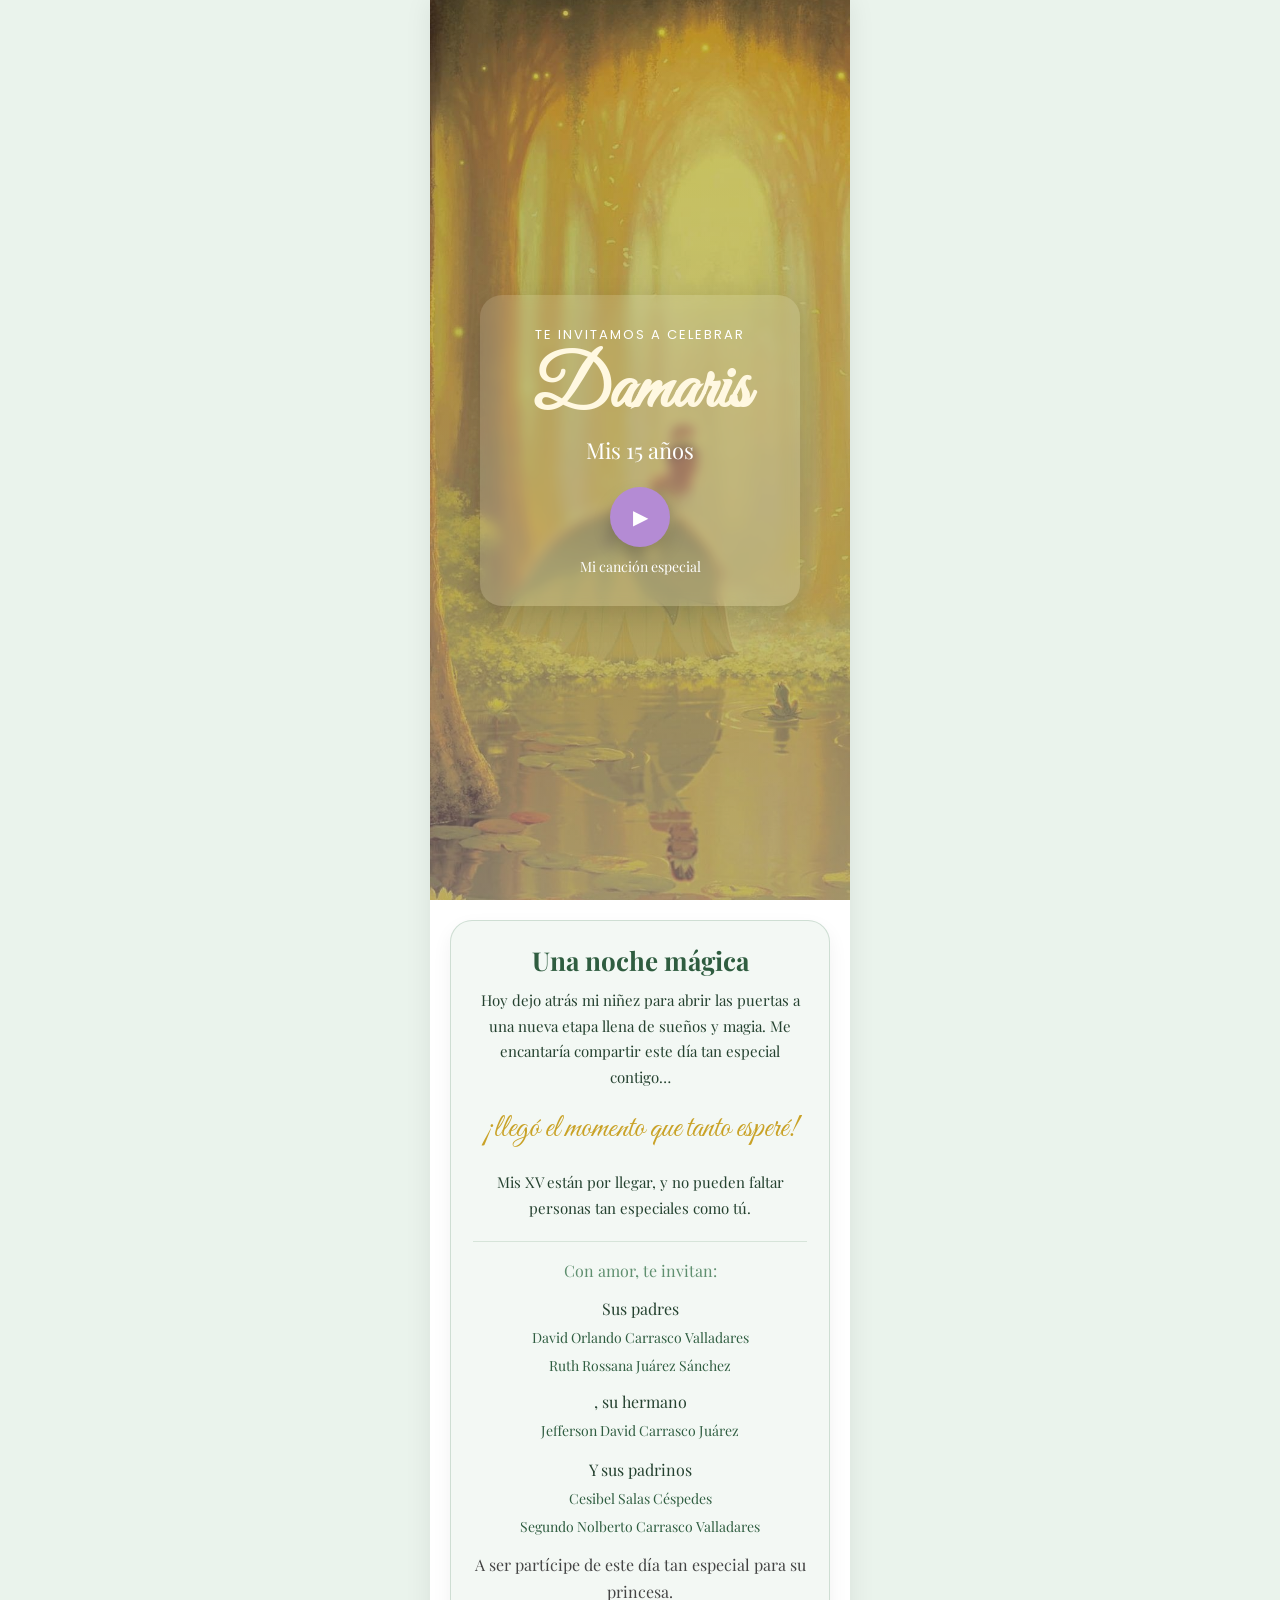
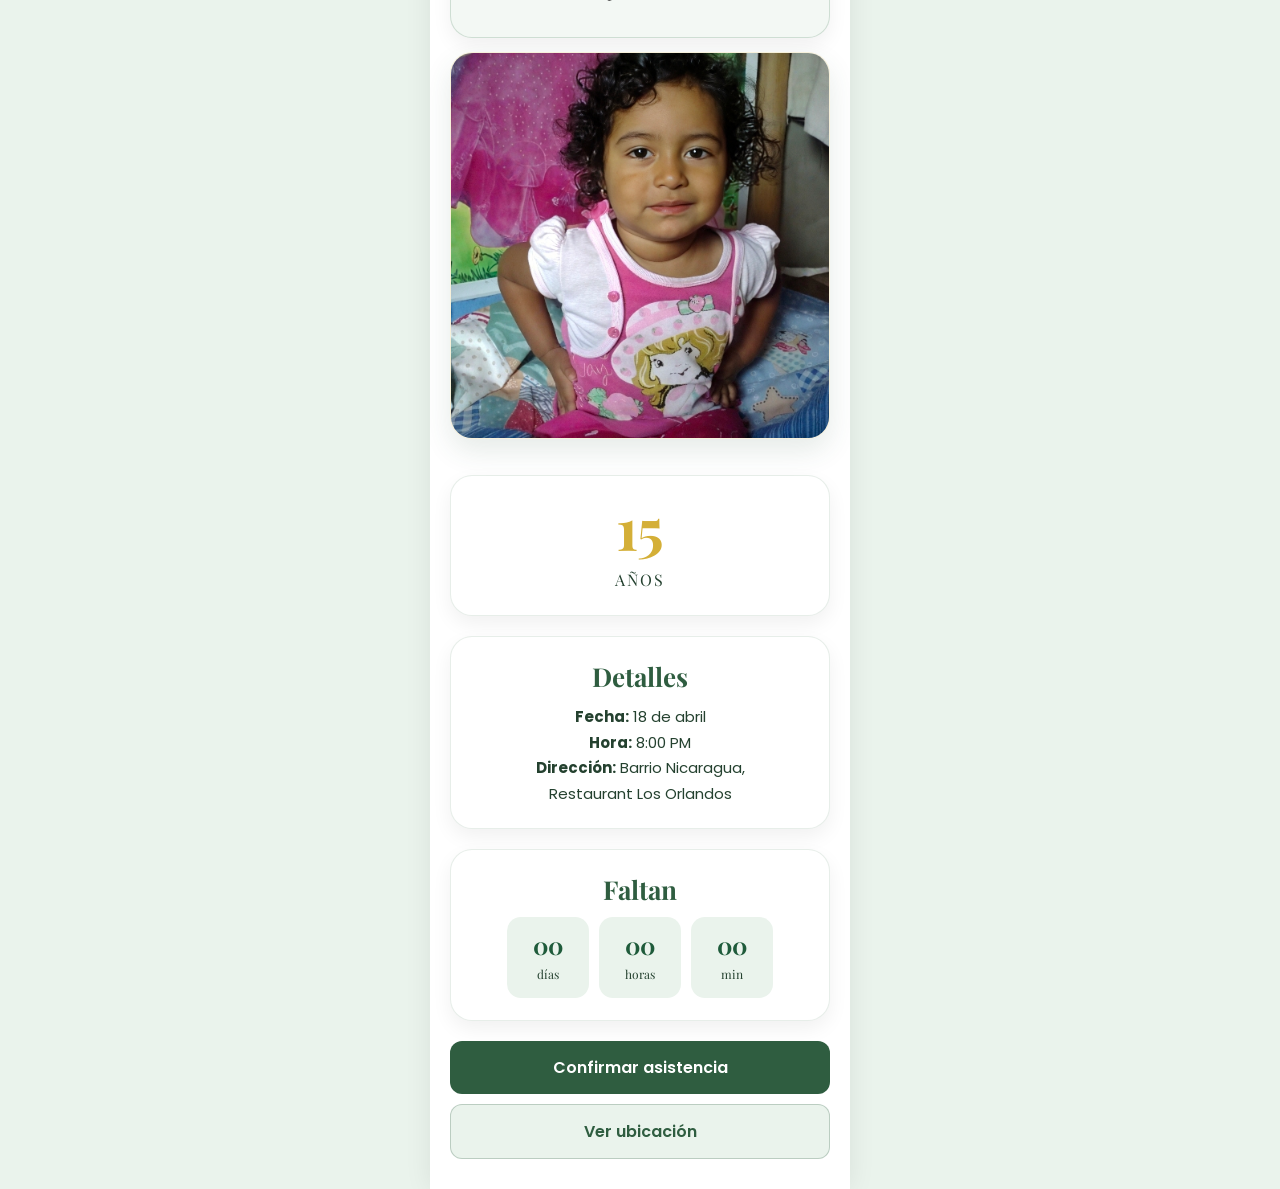
<file: index.html>
<!doctype html>
<html lang="es">
  <head>
    <meta charset="UTF-8" />
    <meta name="viewport" content="width=device-width, initial-scale=1.0" />
    <title>Mis 15</title>

    <link rel="preconnect" href="https://fonts.googleapis.com" />
    <link rel="preconnect" href="https://fonts.gstatic.com" crossorigin />
    <link
      href="https://fonts.googleapis.com/css2?family=Great+Vibes&family=Playfair+Display:wght@400;500;600&family=Poppins:wght@300;400;500;600&display=swap"
      rel="stylesheet"
    />

    <link rel="stylesheet" href="style.css" />
  </head>
  <body>
    <main class="invitation">
      <section class="hero">
        <div class="overlay"></div>

        <div class="hero-content">
          <p class="mini-text">Te invitamos a celebrar</p>
          <h1>Damaris</h1>
          <p class="subtitle">Mis 15 años</p>

          <div class="music-player">
            <button id="playBtn" class="play-btn">▶</button>
            <span>Mi canción especial</span>
          </div>
        </div>
      </section>

      <section class="card special-card">
        <h2>Una noche mágica</h2>

        <p class="main-message">
          Hoy dejo atrás mi niñez para abrir las puertas a una nueva etapa llena
          de sueños y magia. Me encantaría compartir este día tan especial
          contigo…
          <strong>¡llegó el momento que tanto esperé!</strong>
        </p>

        <p class="secondary-message">
          Mis XV están por llegar, y no pueden faltar personas tan especiales
          como tú.
        </p>

        <div class="family">
          <p class="family-title">Con amor, te invitan:</p>

          <p>
            Sus padres<br />
            <span class="name">David Orlando Carrasco Valladares</span><br />
            <span class="name">Ruth Rossana Juárez Sánchez</span>
          </p>

          <p class="brother">
            , su hermano<br />
            <span class="name">Jefferson David Carrasco Juárez</span>
          </p>

          <p class="godparents">
            Y sus padrinos<br />
            <span class="name">Cesibel Salas Céspedes</span><br />
            <span class="name">Segundo Nolberto Carrasco Valladares</span>
          </p>

          <p class="closing">
            A ser partícipe de este día tan especial para su princesa.
          </p>
        </div>
      </section>

      <section class="photo-card">
        <div class="photo-container">
          <img src="img/damaris.jpeg" alt="Damaris" />
        </div>
      </section>

      <section class="card highlight">
        <div class="highlight-box">
          <span class="number">15</span>
          <p class="label">AÑOS</p>
        </div>

      </section>

      <section class="card">
        <h2>Detalles</h2>
        <p><strong>Fecha:</strong> 18 de abril</p>
        <p><strong>Hora:</strong> 8:00 PM</p>
        <p><strong>Dirección:</strong> Barrio Nicaragua,<br /> Restaurant Los Orlandos </p>
      </section>

      <section class="card">
        <h2>Faltan</h2>
        <div class="timer">
          <div><span id="days">00</span><small>días</small></div>
          <div><span id="hours">00</span><small>horas</small></div>
          <div><span id="minutes">00</span><small>min</small></div>
        </div>
      </section>

      <section class="actions">
        <a
          href="https://wa.me/51981104967?text=Confirmo%20mi%20asistencia."
          target="_blank"
          rel="noopener noreferrer"
          class="btn"
          >Confirmar asistencia</a
        >
        <a
          href="https://maps.app.goo.gl/RtgpUF1H9by2iUaR6"
          target="_blank"
          rel="noopener noreferrer"
          class="btn secondary"
          >Ver ubicación</a
        >
      </section>
    </main>

    <audio id="bgMusic" src="music/musica.mp3"></audio>

    <script src="script.js"></script>
  </body>
</html>
</file>
<file: style.css>
* {
  margin: 0;
  padding: 0;
  box-sizing: border-box;
}

body {
  font-family: "Poppins", sans-serif;
  background: #eaf3ec;
  color: #24412f;
}

.invitation {
  max-width: 420px;
  margin: 0 auto;
  background: #ffffff;
  overflow: hidden;
  box-shadow: 0 0 25px rgba(0, 0, 0, 0.08);
}

/* HERO */
.hero {
  position: relative;
  height: 100vh;
  background:
    linear-gradient(rgba(0, 0, 0, 0.22), rgba(0, 0, 0, 0.35)),
    url("img/fd.jpg") center/cover no-repeat;
  display: flex;
  align-items: center;
  justify-content: center;
  text-align: center;
  padding: 20px;
  color: white;
}

.overlay {
  position: absolute;
  inset: 0;
  background: linear-gradient(
    to bottom,
    rgba(255, 255, 255, 0.05),
    rgba(255, 255, 255, 0.18),
    rgba(255, 255, 255, 0.32)
  );
}

.hero-content {
  position: relative;
  z-index: 2;
  background: rgba(255, 255, 255, 0.12);
  backdrop-filter: blur(6px);
  padding: 30px 24px;
  border-radius: 22px;
  box-shadow: 0 10px 30px rgba(0, 0, 0, 0.14);
  width: 100%;
  max-width: 320px;
}

.mini-text {
  font-size: 13px;
  letter-spacing: 2px;
  text-transform: uppercase;
  margin-bottom: 10px;
}

.hero h1 {
  font-family: "Great Vibes", cursive;
  font-size: 72px;
  line-height: 1;
  color: #fff8e1;
}

.subtitle {
  font-family: "Playfair Display", serif;
  font-size: 22px;
  margin-top: 8px;
  margin-bottom: 22px;
}

/* MÚSICA */
.music-player {
  display: flex;
  flex-direction: column;
  align-items: center;
  gap: 10px;
}

.play-btn {
  width: 60px;
  height: 60px;
  border: none;
  border-radius: 50%;
  background: #b48bd4;
  color: white;
  font-size: 20px;
  cursor: pointer;
  box-shadow: 0 8px 18px rgba(0, 0, 0, 0.18);
  transition: transform 0.3s ease, opacity 0.3s ease;
}

.play-btn:hover {
  transform: scale(1.05);
}

.music-player span {
  font-family: "Playfair Display", serif;
  font-size: 14px;
}

/* TARJETAS */
.card {
  margin: 20px;
  padding: 22px;
  border-radius: 22px;
  background: #ffffff;
  text-align: center;
  box-shadow: 0 8px 20px rgba(0, 0, 0, 0.06);
  border: 1px solid rgba(95, 143, 111, 0.15);
}

.card h2 {
  font-family: "Playfair Display", serif;
  margin-bottom: 10px;
  color: #2f5d40;
  font-size: 26px;
}

.card p {
  line-height: 1.7;
  font-size: 15px;
}

/* TARJETA ESPECIAL */
.special-card {
  background: #f3f8f4;
  border: 1px solid rgba(95, 143, 111, 0.25);
}

/* MENSAJES */
.main-message {
  font-family: "Playfair Display", serif;
  font-size: 16px;
  line-height: 1.8;
  margin-bottom: 14px;
}

.main-message strong {
  font-family: "Great Vibes", cursive;
  font-size: 32px;
  color: #c9a227;
  display: block;
  margin-top: 12px;
  font-weight: 400;
}

.secondary-message {
  font-family: "Playfair Display", serif;
  font-size: 16px;
  line-height: 1.8;
  margin-bottom: 20px;
}

/* FAMILIA */
.family {
  margin-top: 10px;
  padding-top: 15px;
  border-top: 1px solid rgba(95, 143, 111, 0.2);
}

.family-title {
  font-family: "Playfair Display";
  font-size: 14px;
  margin-bottom: 10px;
  color: #5f8f6f;
}

.family p {
  font-family: "Playfair Display", serif;
  font-size: 16px;
  line-height: 1.7;
  margin-bottom: 10px;
}

.name {
  
  font-size: 14px;
  color: #2f5d40;
  display: inline-block;
  margin-top: 4px;
}

.brother {
  margin-top: 8px;
}

.godparents {
  margin-top: 12px;
}

.closing {
  margin-top: 12px;
  font-size: 14px;
  color: #444;
  font-family: "Playfair Display", serif;
}

/* FOTO MINIMALISTA */
.photo-card {
  padding: 0 20px 10px;
}

.photo-container {
  width: 100%;
  background: #fff;
  border-radius: 22px;
  overflow: hidden;
  box-shadow: 0 12px 28px rgba(47, 93, 64, 0.12);
  border: 1px solid rgba(212, 175, 55, 0.18);
  transform: translateY(-6px);
  transition: transform 0.3s ease, box-shadow 0.3s ease;
}

.photo-container:hover {
  transform: translateY(-10px);
  box-shadow: 0 16px 34px rgba(47, 93, 64, 0.14);
}

.photo-container img {
  width: 100%;
  height: auto;
  display: block;
  object-fit: cover;
}

/* EDAD + FECHA */
.highlight {
  display: flex;
  justify-content: space-between;
  gap: 12px;
}

.highlight-box {
  flex: 1;
}

.highlight-box p {
  font-family: "Playfair Display", serif;
  font-size: 16px;
}

.number {
  font-size: 58px;
  color: #d4af37;
  font-weight: 700;
  line-height: 1;
  font-family: "Playfair Display", serif;
}

.label {
  margin-top: 8px;
  letter-spacing: 2px;
  font-size: 13px;
  font-family: "Playfair Display", serif;
}

/* CONTADOR */
.timer {
  display: flex;
  justify-content: center;
  gap: 10px;
  flex-wrap: wrap;
}

.timer div {
  background: #eaf3ec;
  padding: 12px 10px;
  border-radius: 14px;
  min-width: 82px;
}

.timer span {
  display: block;
  font-size: 24px;
  font-weight: 700;
  color: #1f5b3b;
  font-family: "Playfair Display", serif;
}

.timer small {
  font-size: 12px;
  font-family: "Playfair Display", serif;
}

/* BOTONES */
.actions {
  padding: 0 20px 30px;
  display: flex;
  flex-direction: column;
  gap: 10px;
}

.btn {
  text-align: center;
  padding: 14px;
  border-radius: 12px;
  text-decoration: none;
  font-weight: 600;
  transition: transform 0.3s ease, opacity 0.3s ease;
}

.btn:hover {
  transform: translateY(-2px);
}

.btn:first-child {
  background: #2f5d40;
  color: white;
}

.btn.secondary {
  background: #eaf3ec;
  color: #2f5d40;
  border: 1px solid rgba(47, 93, 64, 0.25);
}
</file>
